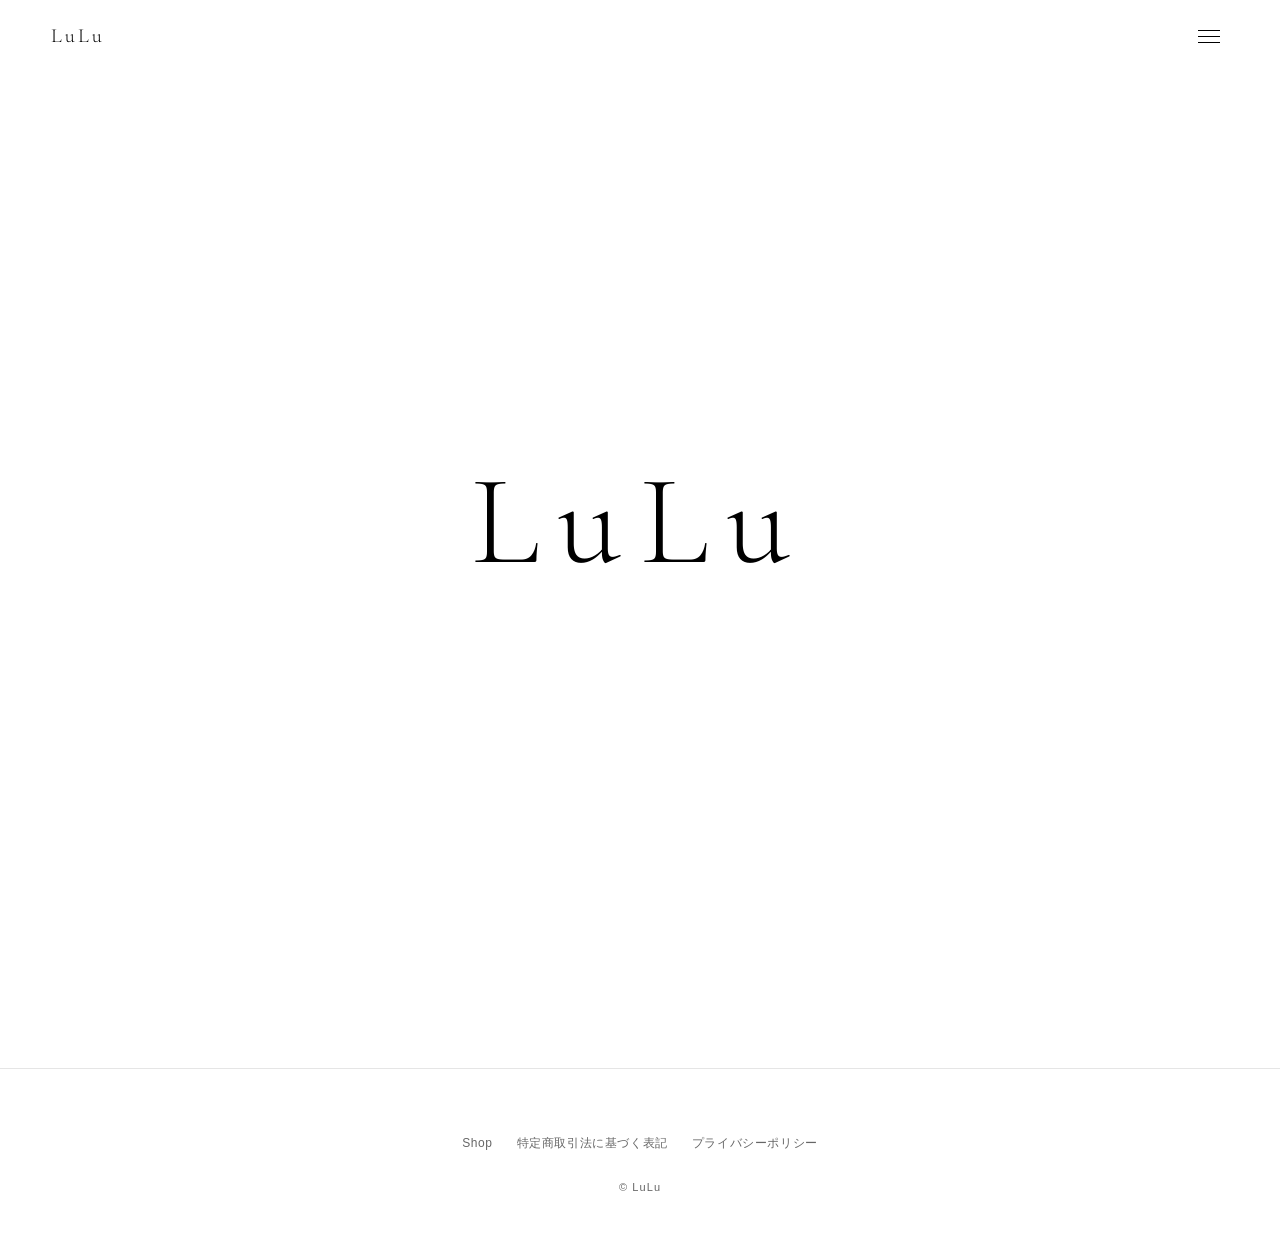
<file: index.html>
<!doctype html>
<meta charset="utf-8">
<title>LuLu</title>
<meta name="viewport" content="width=device-width, initial-scale=1">
<meta name="description" content="LuLu — 一点ずつの、きれいなもの。オーナーが着てきた衣類のオンラインストア。">
<link rel="preconnect" href="https://fonts.googleapis.com">
<link rel="preconnect" href="https://fonts.gstatic.com" crossorigin>
<link rel="stylesheet" href="https://fonts.googleapis.com/css2?family=Cormorant+Garamond:wght@300;400&family=Noto+Serif+JP:wght@300;400&display=swap">
<link rel="stylesheet" href="./assets/css/style.css?v=17">

<script>window.SITE_ROOT = './';</script>

<!-- オープニングオーバーレイ（本文は下に維持） -->
<div class="intro-overlay" id="intro-overlay" aria-hidden="true">
  <span class="intro-overlay__logo">LuLu</span>
</div>

<header class="site-header">
  <div class="frame site-header__inner">
    <a href="./index.html" class="site-header__logo" data-lulu-logo="header" aria-label="LuLu ホーム"></a>
    <button class="menu-toggle" id="menu-toggle" type="button" aria-label="メニューを開く" aria-expanded="false" aria-controls="menu">
      <span aria-hidden="true"></span>
      <span aria-hidden="true"></span>
      <span aria-hidden="true"></span>
    </button>
  </div>
</header>

<main>
  <!-- ①②③ スライドスタック（Miu Miu 型：次スライドが下から100%スライドイン） -->
  <div class="slide-stack" id="slide-stack" data-active="0" aria-label="トップスライド">
    <section class="slide slide--hero hero frame" aria-label="LuLu">
      <div data-lulu-logo="hero" aria-hidden="true"></div>
      <h1 class="sr-only">LuLu — きれいなもののオンラインストア</h1>
    </section>

    <section class="slide slide--visual visual" aria-label="ビジュアル">
      <div class="visual__frame">
        <img src="./assets/images/visual-1.svg" alt="" loading="lazy">
      </div>
    </section>

    <section class="slide slide--new">
      <div class="slide__scroll frame">
        <h2 class="section-title section-title--eyebrow">新着</h2>
        <ul class="product-grid product-grid--four" id="new-grid" aria-live="polite"></ul>

        <div class="slide__tail center">
          <p style="margin-bottom: 2.5rem;">
            <a href="./products/index.html" class="link-button link-button--wide">すべての商品を見る</a>
          </p>
          <p class="section-note">全商品、クリーニング済みでお届けします。</p>
        </div>
      </div>
    </section>
  </div>
</main>

<footer class="site-footer">
  <div class="frame site-footer__inner">
    <nav class="site-footer__nav" aria-label="フッターメニュー">
      <a href="./products/index.html">Shop</a>
      <a href="./legal/tokushoho.html">特定商取引法に基づく表記</a>
      <a href="./legal/privacy.html">プライバシーポリシー</a>
    </nav>
    <p class="site-footer__copy">© LuLu</p>
  </div>
</footer>

<!-- ハンバーガーメニュー本体 -->
<div class="menu" id="menu" hidden aria-hidden="true">
  <nav class="menu__nav" aria-label="メインメニュー">
    <ul class="menu__list menu__list--cats" id="menu-cats">
      <li><a class="menu__link" href="./products/index.html">All</a></li>
    </ul>
    <hr class="menu__divider">
    <ul class="menu__list menu__list--legal">
      <li><a class="menu__link" href="./legal/tokushoho.html">特定商取引法に基づく表記</a></li>
      <li><a class="menu__link" href="./legal/privacy.html">プライバシーポリシー</a></li>
    </ul>
  </nav>
</div>

<script src="./assets/js/logo.js?v=17"></script>
<script src="./assets/js/intro.js?v=17"></script>
<script src="./assets/js/slides.js?v=17"></script>
<script src="./assets/js/shared.js?v=17"></script>
<script src="./assets/js/menu.js?v=17"></script>
<script>
  (async function () {
    const grid = document.getElementById('new-grid');
    if (!grid) return;
    try {
      const products = await LuLu.loadProducts();
      const items = products.slice(0, 4);
      grid.innerHTML = items.map(function (p) {
        const soldClass = p.sold ? ' product-card--sold' : '';
        const soldBadge = p.sold ? '<span class="product-card__sold-badge"><span>Sold</span></span>' : '';
        const sizeTag = p.size ? '<span class="product-card__size">' + p.size + '</span>' : '';
        const img = LuLu.assetPath(p.images[0] || '');
        return (
          '<li>' +
          '<a class="product-card' + soldClass + '" href="./products/detail.html?id=' + encodeURIComponent(p.id) + '">' +
            '<div class="product-card__media">' +
              '<img src="' + img + '" alt="' + p.name + '" loading="lazy">' +
              soldBadge +
            '</div>' +
            '<div class="product-card__body">' +
              '<h3 class="product-card__name">' + p.name + sizeTag + '</h3>' +
              '<p class="product-card__price">' + LuLu.formatPrice(p.price) + '</p>' +
            '</div>' +
          '</a>' +
          '</li>'
        );
      }).join('');
    } catch (e) {
      grid.innerHTML = '<li>' + e.message + '</li>';
    }
  })();
</script>
</file>
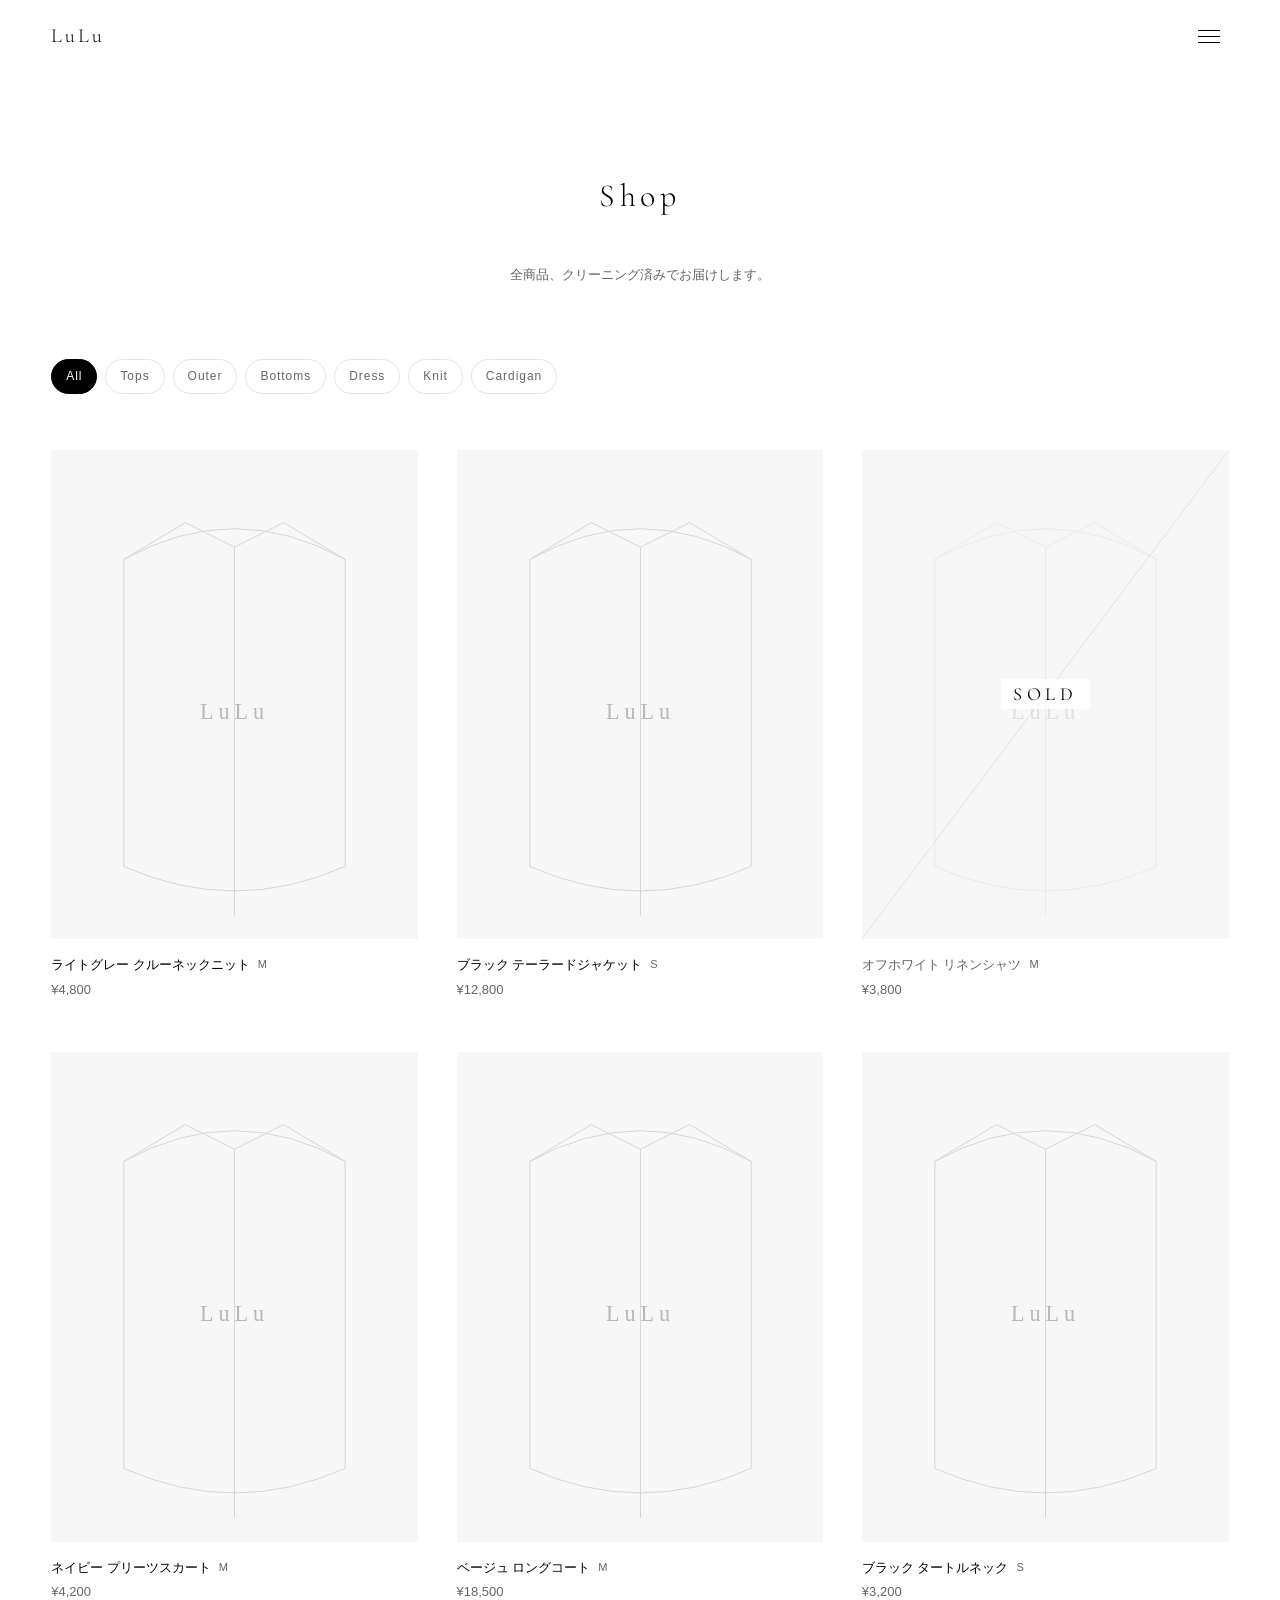
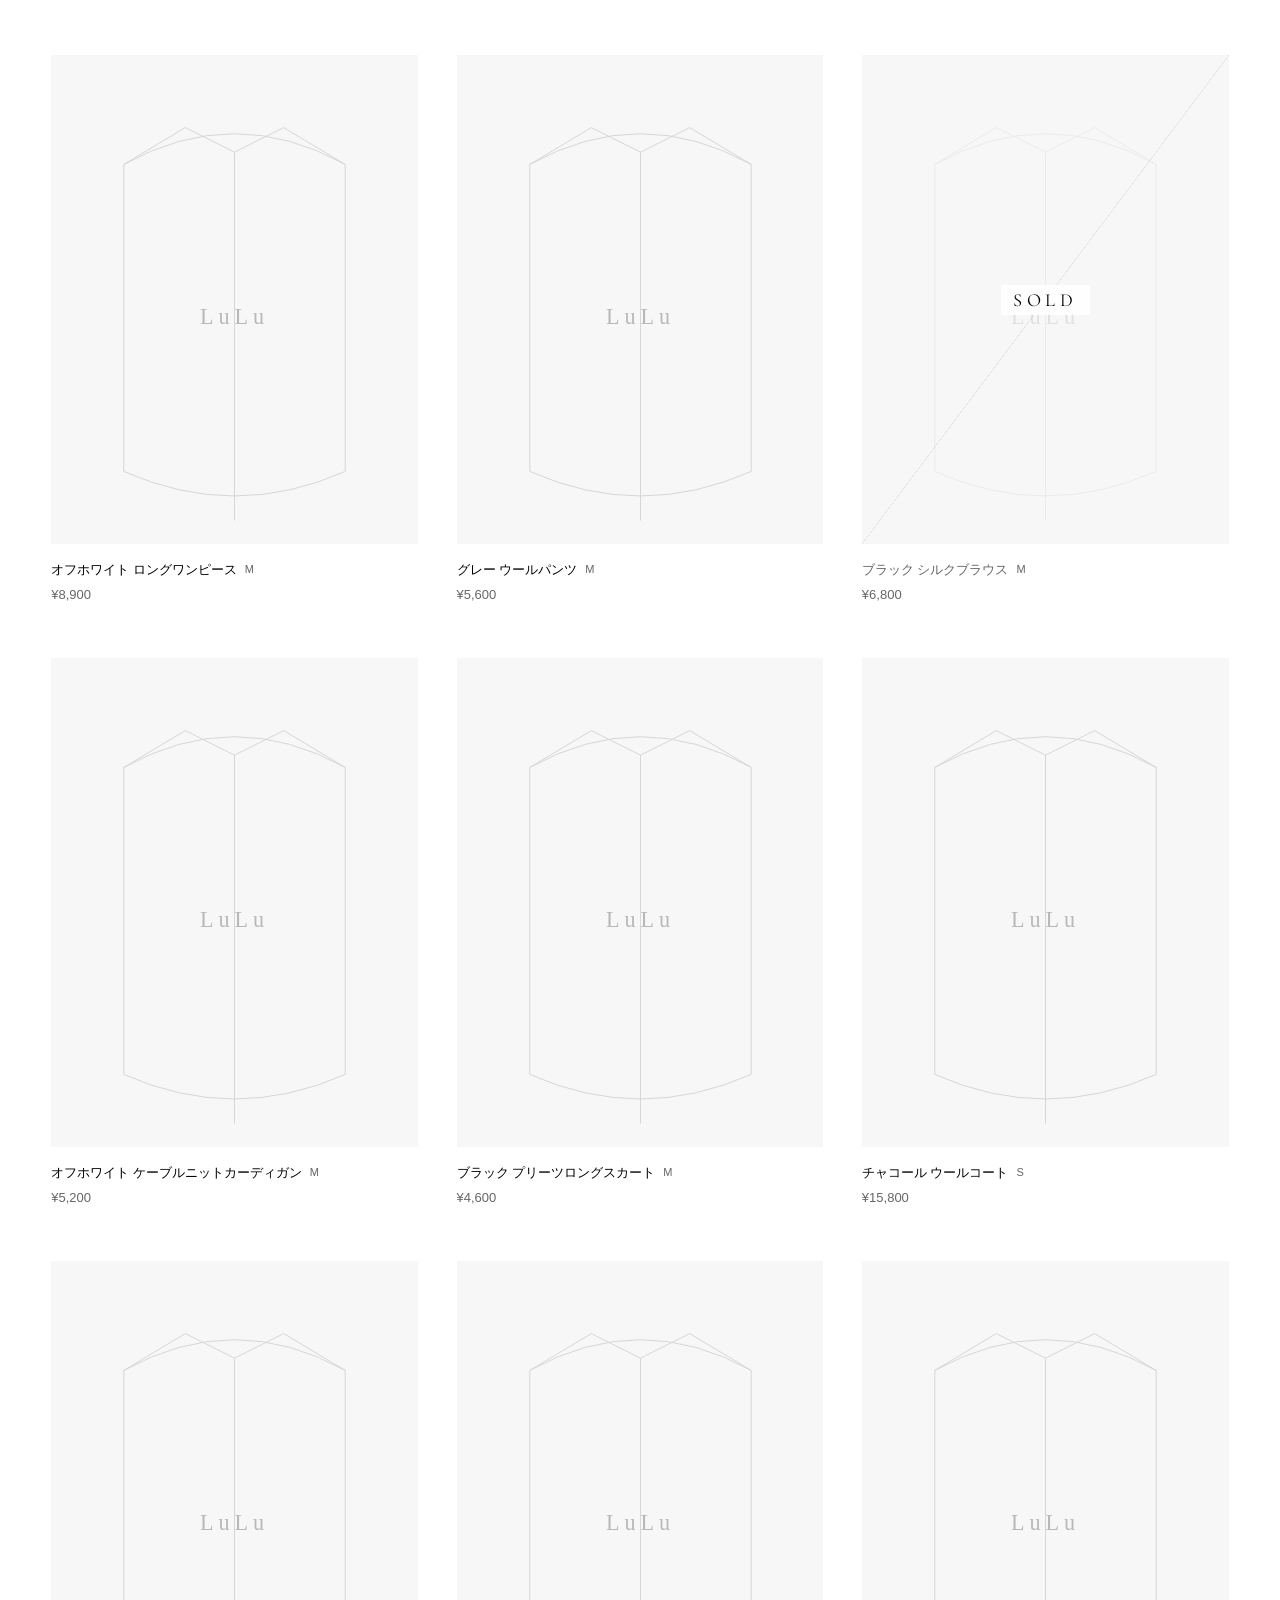
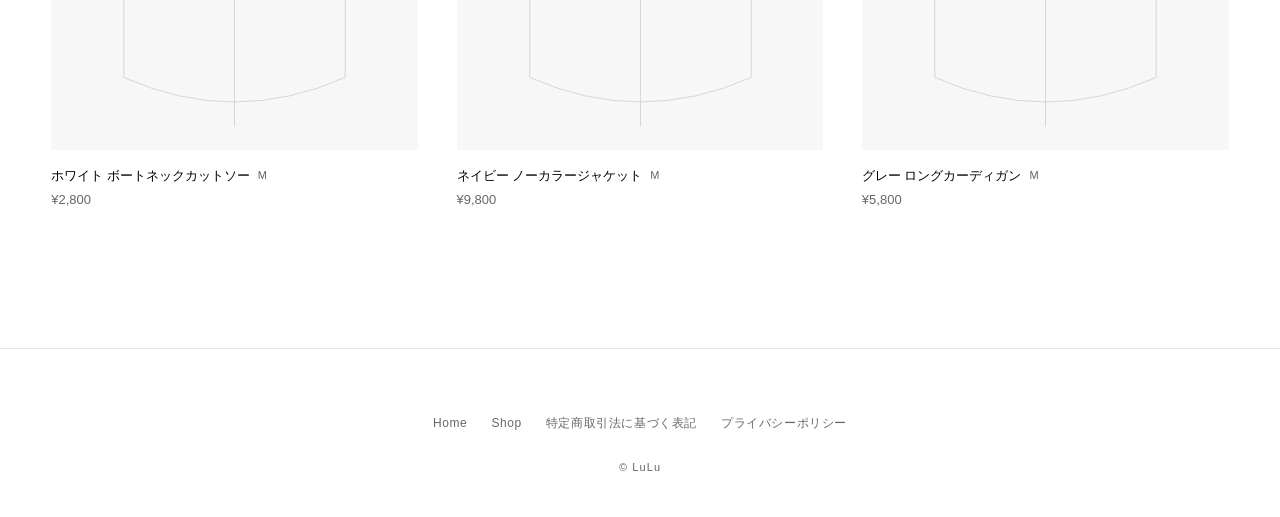
<file: products/index.html>
<!doctype html>
<meta charset="utf-8">
<title>Shop — LuLu</title>
<meta name="viewport" content="width=device-width, initial-scale=1">
<meta name="description" content="LuLu の商品一覧。すべて一点ずつ、オーナーが着ていた衣類です。">
<link rel="preconnect" href="https://fonts.googleapis.com">
<link rel="preconnect" href="https://fonts.gstatic.com" crossorigin>
<link rel="stylesheet" href="https://fonts.googleapis.com/css2?family=Cormorant+Garamond:wght@300;400&family=Noto+Serif+JP:wght@300;400&display=swap">
<link rel="stylesheet" href="../assets/css/style.css?v=17">

<script>window.SITE_ROOT = '../';</script>

<header class="site-header">
  <div class="frame site-header__inner">
    <a href="../index.html" class="site-header__logo" data-lulu-logo="header" aria-label="LuLu ホーム"></a>
    <button class="menu-toggle" id="menu-toggle" type="button" aria-label="メニューを開く" aria-expanded="false" aria-controls="menu">
      <span aria-hidden="true"></span>
      <span aria-hidden="true"></span>
      <span aria-hidden="true"></span>
    </button>
  </div>
</header>

<main>
  <section class="section frame">
    <h1 class="section-title" id="shop-title">Shop</h1>
    <p class="section-note" id="shop-note">全商品、クリーニング済みでお届けします。</p>
  </section>

  <nav class="filter-chips frame" id="filter-chips" aria-label="カテゴリで絞り込み"></nav>

  <section class="section section--tight frame">
    <ul class="product-grid product-grid--wide" id="all-grid" aria-live="polite" hidden></ul>
    <div class="empty-state" id="empty-state" hidden>準備中です。</div>
  </section>
</main>

<footer class="site-footer">
  <div class="frame site-footer__inner">
    <nav class="site-footer__nav" aria-label="フッターメニュー">
      <a href="../index.html">Home</a>
      <a href="./index.html">Shop</a>
      <a href="../legal/tokushoho.html">特定商取引法に基づく表記</a>
      <a href="../legal/privacy.html">プライバシーポリシー</a>
    </nav>
    <p class="site-footer__copy">© LuLu</p>
  </div>
</footer>

<!-- ハンバーガーメニュー本体 -->
<div class="menu" id="menu" hidden aria-hidden="true">
  <nav class="menu__nav" aria-label="メインメニュー">
    <ul class="menu__list menu__list--cats" id="menu-cats">
      <li><a class="menu__link" href="./index.html">All</a></li>
    </ul>
    <hr class="menu__divider">
    <ul class="menu__list menu__list--legal">
      <li><a class="menu__link" href="../legal/tokushoho.html">特定商取引法に基づく表記</a></li>
      <li><a class="menu__link" href="../legal/privacy.html">プライバシーポリシー</a></li>
    </ul>
  </nav>
</div>

<script src="../assets/js/logo.js?v=17"></script>
<script src="../assets/js/shared.js?v=17"></script>
<script src="../assets/js/menu.js?v=17"></script>
<script>
  (async function () {
    const grid = document.getElementById('all-grid');
    const empty = document.getElementById('empty-state');
    const titleEl = document.getElementById('shop-title');
    const noteEl = document.getElementById('shop-note');
    if (!grid) return;

    const params = new URLSearchParams(location.search);
    const category = params.get('category');

    try {
      const products = await LuLu.loadProducts();

      // カテゴリ絞り込みチップを描画
      renderFilterChips(products, category);

      let filtered = products;
      if (category) {
        filtered = products.filter(function (p) { return p.category === category; });
        // 見出しをカテゴリ英名に切替（存在するもののみ・未定義は key をそのまま）
        const en = LuLu.categoryEnLabels[category] || category;
        titleEl.textContent = en;
        document.title = en + ' — LuLu';
      }

      if (!filtered.length) {
        grid.hidden = true;
        empty.hidden = false;
        // 空カテゴリ時は注記も控えめに
        if (noteEl) noteEl.textContent = '該当の商品はまだありません。';
        return;
      }

      grid.hidden = false;
      empty.hidden = true;
      grid.innerHTML = filtered.map(function (p) {
        const soldClass = p.sold ? ' product-card--sold' : '';
        const soldBadge = p.sold ? '<span class="product-card__sold-badge"><span>Sold</span></span>' : '';
        const sizeTag = p.size ? '<span class="product-card__size">' + p.size + '</span>' : '';
        const img = LuLu.assetPath(p.images[0] || '');
        return (
          '<li>' +
          '<a class="product-card' + soldClass + '" href="./detail.html?id=' + encodeURIComponent(p.id) + '">' +
            '<div class="product-card__media">' +
              '<img src="' + img + '" alt="' + p.name + '" loading="lazy">' +
              soldBadge +
            '</div>' +
            '<div class="product-card__body">' +
              '<h3 class="product-card__name">' + p.name + sizeTag + '</h3>' +
              '<p class="product-card__price">' + LuLu.formatPrice(p.price) + '</p>' +
            '</div>' +
          '</a>' +
          '</li>'
        );
      }).join('');
    } catch (e) {
      grid.hidden = false;
      grid.innerHTML = '<li>' + e.message + '</li>';
    }
  })();

  function renderFilterChips(products, activeKey) {
    const wrap = document.getElementById('filter-chips');
    if (!wrap) return;
    const cats = LuLu.nonEmptyCategories(products);
    if (!cats.length) { wrap.hidden = true; return; }
    const items = [{ key: '', en: 'All' }].concat(cats);
    wrap.innerHTML = items.map(function (c) {
      const isActive = (c.key === '' && !activeKey) || (c.key === activeKey);
      const href = c.key ? './index.html?category=' + encodeURIComponent(c.key) : './index.html';
      return (
        '<a class="filter-chip' + (isActive ? ' filter-chip--active' : '') + '"' +
        (isActive ? ' aria-current="page"' : '') +
        ' href="' + href + '">' + c.en + '</a>'
      );
    }).join('');
  }
</script>
</file>
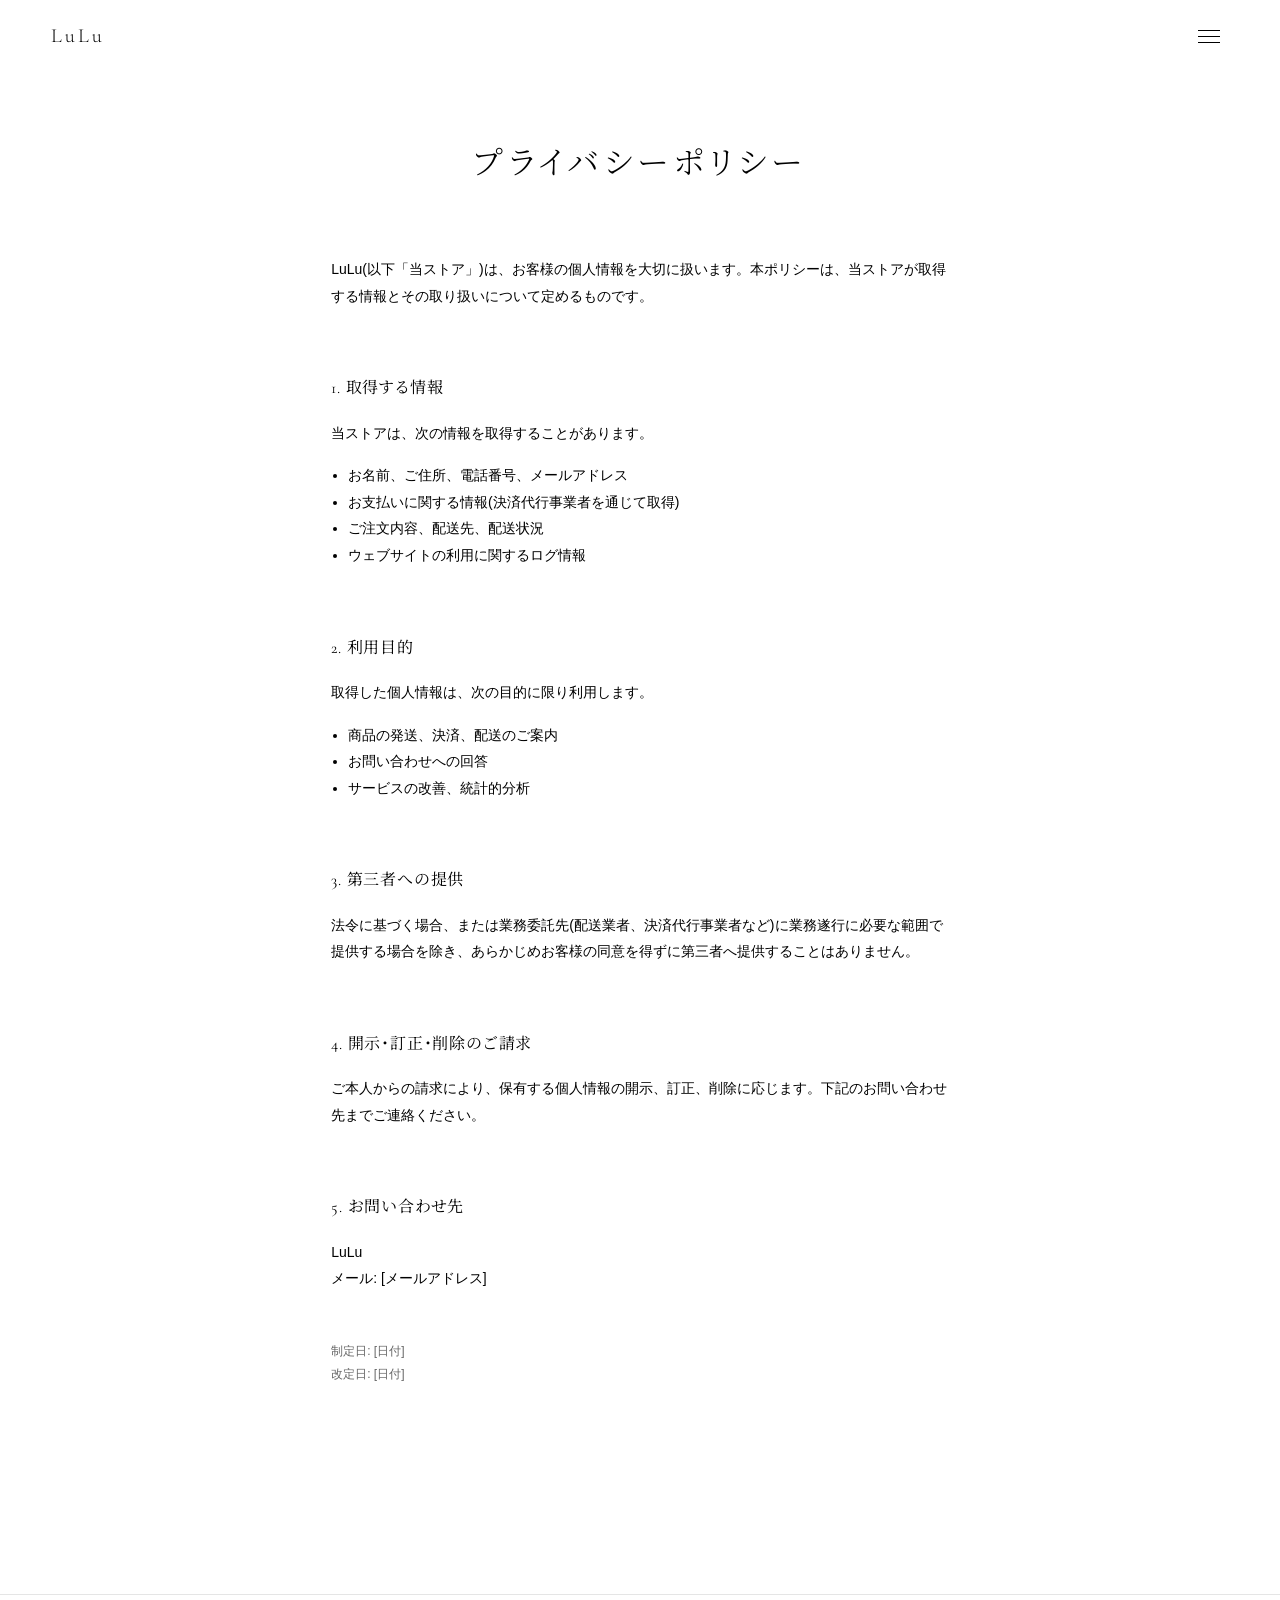
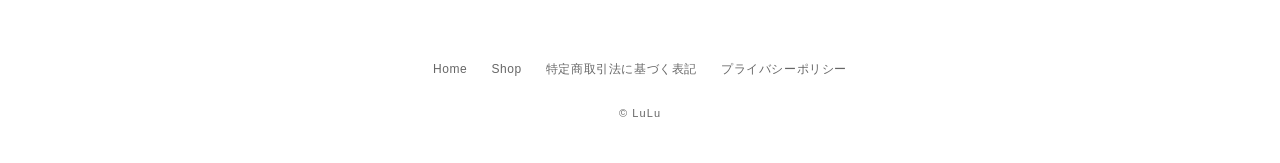
<file: legal/privacy.html>
<!doctype html>
<meta charset="utf-8">
<title>プライバシーポリシー — LuLu</title>
<meta name="viewport" content="width=device-width, initial-scale=1">
<link rel="preconnect" href="https://fonts.googleapis.com">
<link rel="preconnect" href="https://fonts.gstatic.com" crossorigin>
<link rel="stylesheet" href="https://fonts.googleapis.com/css2?family=Cormorant+Garamond:wght@300;400&family=Noto+Serif+JP:wght@300;400&display=swap">
<link rel="stylesheet" href="../assets/css/style.css?v=17">

<script>window.SITE_ROOT = '../';</script>

<header class="site-header">
  <div class="frame site-header__inner">
    <a href="../index.html" class="site-header__logo" data-lulu-logo="header" aria-label="LuLu ホーム"></a>
    <button class="menu-toggle" id="menu-toggle" type="button" aria-label="メニューを開く" aria-expanded="false" aria-controls="menu">
      <span aria-hidden="true"></span>
      <span aria-hidden="true"></span>
      <span aria-hidden="true"></span>
    </button>
  </div>
</header>

<main class="frame legal-page">
  <h1 class="legal-page__title">プライバシーポリシー</h1>

  <div class="legal-body">
    <p>
      LuLu(以下「当ストア」)は、お客様の個人情報を大切に扱います。本ポリシーは、当ストアが取得する情報とその取り扱いについて定めるものです。
    </p>

    <h2>1. 取得する情報</h2>
    <p>当ストアは、次の情報を取得することがあります。</p>
    <ul>
      <li>お名前、ご住所、電話番号、メールアドレス</li>
      <li>お支払いに関する情報(決済代行事業者を通じて取得)</li>
      <li>ご注文内容、配送先、配送状況</li>
      <li>ウェブサイトの利用に関するログ情報</li>
    </ul>

    <h2>2. 利用目的</h2>
    <p>取得した個人情報は、次の目的に限り利用します。</p>
    <ul>
      <li>商品の発送、決済、配送のご案内</li>
      <li>お問い合わせへの回答</li>
      <li>サービスの改善、統計的分析</li>
    </ul>

    <h2>3. 第三者への提供</h2>
    <p>
      法令に基づく場合、または業務委託先(配送業者、決済代行事業者など)に業務遂行に必要な範囲で提供する場合を除き、あらかじめお客様の同意を得ずに第三者へ提供することはありません。
    </p>

    <h2>4. 開示・訂正・削除のご請求</h2>
    <p>
      ご本人からの請求により、保有する個人情報の開示、訂正、削除に応じます。下記のお問い合わせ先までご連絡ください。
    </p>

    <h2>5. お問い合わせ先</h2>
    <p>
      LuLu<br>
      メール: [メールアドレス]
    </p>

    <p style="margin-top: 3rem; color: var(--c-text-sub); font-size: 12px;">
      制定日: [日付]<br>
      改定日: [日付]
    </p>
  </div>
</main>

<footer class="site-footer">
  <div class="frame site-footer__inner">
    <nav class="site-footer__nav" aria-label="フッターメニュー">
      <a href="../index.html">Home</a>
      <a href="../products/index.html">Shop</a>
      <a href="./tokushoho.html">特定商取引法に基づく表記</a>
      <a href="./privacy.html">プライバシーポリシー</a>
    </nav>
    <p class="site-footer__copy">© LuLu</p>
  </div>
</footer>

<!-- ハンバーガーメニュー本体 -->
<div class="menu" id="menu" hidden aria-hidden="true">
  <nav class="menu__nav" aria-label="メインメニュー">
    <ul class="menu__list menu__list--cats" id="menu-cats">
      <li><a class="menu__link" href="../products/index.html">All</a></li>
    </ul>
    <hr class="menu__divider">
    <ul class="menu__list menu__list--legal">
      <li><a class="menu__link" href="./tokushoho.html">特定商取引法に基づく表記</a></li>
      <li><a class="menu__link" href="./privacy.html">プライバシーポリシー</a></li>
    </ul>
  </nav>
</div>

<script src="../assets/js/logo.js?v=17"></script>
<script src="../assets/js/shared.js?v=17"></script>
<script src="../assets/js/menu.js?v=17"></script>
</file>
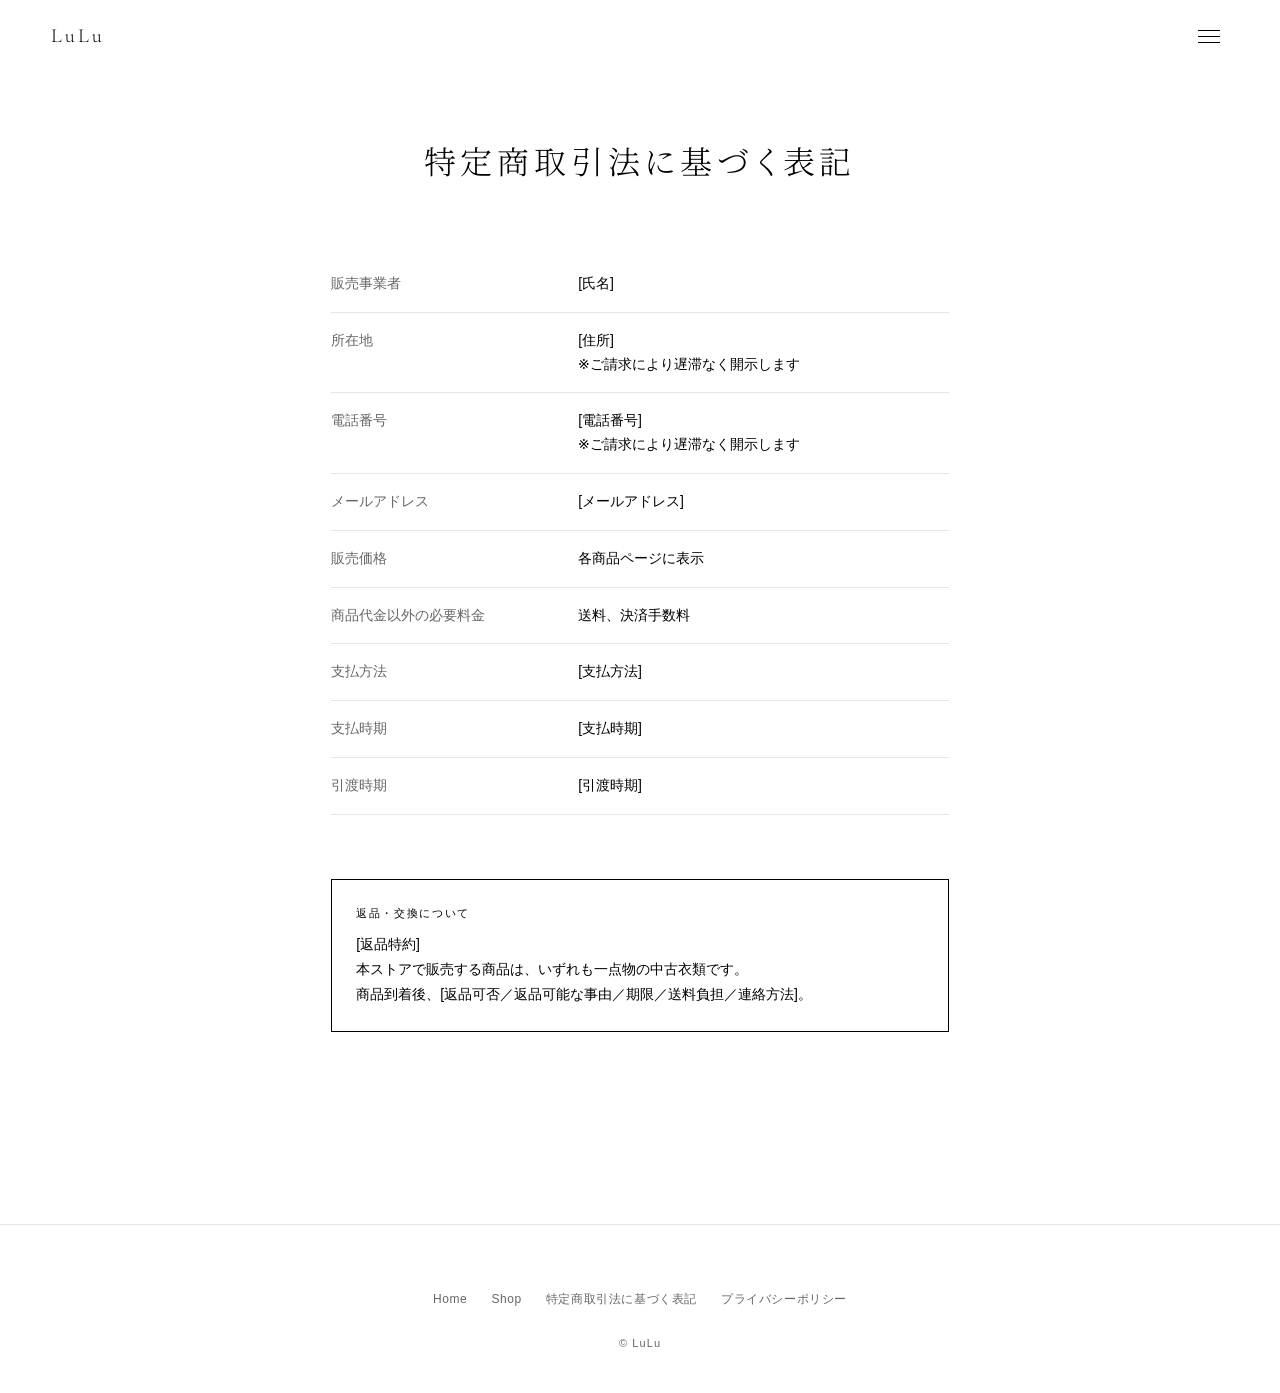
<file: legal/tokushoho.html>
<!doctype html>
<meta charset="utf-8">
<title>特定商取引法に基づく表記 — LuLu</title>
<meta name="viewport" content="width=device-width, initial-scale=1">
<link rel="preconnect" href="https://fonts.googleapis.com">
<link rel="preconnect" href="https://fonts.gstatic.com" crossorigin>
<link rel="stylesheet" href="https://fonts.googleapis.com/css2?family=Cormorant+Garamond:wght@300;400&family=Noto+Serif+JP:wght@300;400&display=swap">
<link rel="stylesheet" href="../assets/css/style.css?v=17">

<script>window.SITE_ROOT = '../';</script>

<header class="site-header">
  <div class="frame site-header__inner">
    <a href="../index.html" class="site-header__logo" data-lulu-logo="header" aria-label="LuLu ホーム"></a>
    <button class="menu-toggle" id="menu-toggle" type="button" aria-label="メニューを開く" aria-expanded="false" aria-controls="menu">
      <span aria-hidden="true"></span>
      <span aria-hidden="true"></span>
      <span aria-hidden="true"></span>
    </button>
  </div>
</header>

<main class="frame legal-page">
  <h1 class="legal-page__title">特定商取引法に基づく表記</h1>

  <table class="legal-table">
    <tbody>
      <tr>
        <th scope="row">販売事業者</th>
        <td>[氏名]</td>
      </tr>
      <tr>
        <th scope="row">所在地</th>
        <td>[住所]<br>※ご請求により遅滞なく開示します</td>
      </tr>
      <tr>
        <th scope="row">電話番号</th>
        <td>[電話番号]<br>※ご請求により遅滞なく開示します</td>
      </tr>
      <tr>
        <th scope="row">メールアドレス</th>
        <td>[メールアドレス]</td>
      </tr>
      <tr>
        <th scope="row">販売価格</th>
        <td>各商品ページに表示</td>
      </tr>
      <tr>
        <th scope="row">商品代金以外の必要料金</th>
        <td>送料、決済手数料</td>
      </tr>
      <tr>
        <th scope="row">支払方法</th>
        <td>[支払方法]</td>
      </tr>
      <tr>
        <th scope="row">支払時期</th>
        <td>[支払時期]</td>
      </tr>
      <tr>
        <th scope="row">引渡時期</th>
        <td>[引渡時期]</td>
      </tr>
    </tbody>
  </table>

  <!-- 返品特約：目立たせる（特商法15条の3対策） -->
  <section class="return-policy" aria-labelledby="return-policy-title">
    <span class="return-policy__label" id="return-policy-title">返品・交換について</span>
    <p style="margin:0;">
      [返品特約]<br>
      本ストアで販売する商品は、いずれも一点物の中古衣類です。<br>
      商品到着後、[返品可否／返品可能な事由／期限／送料負担／連絡方法]。
    </p>
  </section>
</main>

<footer class="site-footer">
  <div class="frame site-footer__inner">
    <nav class="site-footer__nav" aria-label="フッターメニュー">
      <a href="../index.html">Home</a>
      <a href="../products/index.html">Shop</a>
      <a href="./tokushoho.html">特定商取引法に基づく表記</a>
      <a href="./privacy.html">プライバシーポリシー</a>
    </nav>
    <p class="site-footer__copy">© LuLu</p>
  </div>
</footer>

<!-- ハンバーガーメニュー本体 -->
<div class="menu" id="menu" hidden aria-hidden="true">
  <nav class="menu__nav" aria-label="メインメニュー">
    <ul class="menu__list menu__list--cats" id="menu-cats">
      <li><a class="menu__link" href="../products/index.html">All</a></li>
    </ul>
    <hr class="menu__divider">
    <ul class="menu__list menu__list--legal">
      <li><a class="menu__link" href="./tokushoho.html">特定商取引法に基づく表記</a></li>
      <li><a class="menu__link" href="./privacy.html">プライバシーポリシー</a></li>
    </ul>
  </nav>
</div>

<script src="../assets/js/logo.js?v=17"></script>
<script src="../assets/js/shared.js?v=17"></script>
<script src="../assets/js/menu.js?v=17"></script>
</file>
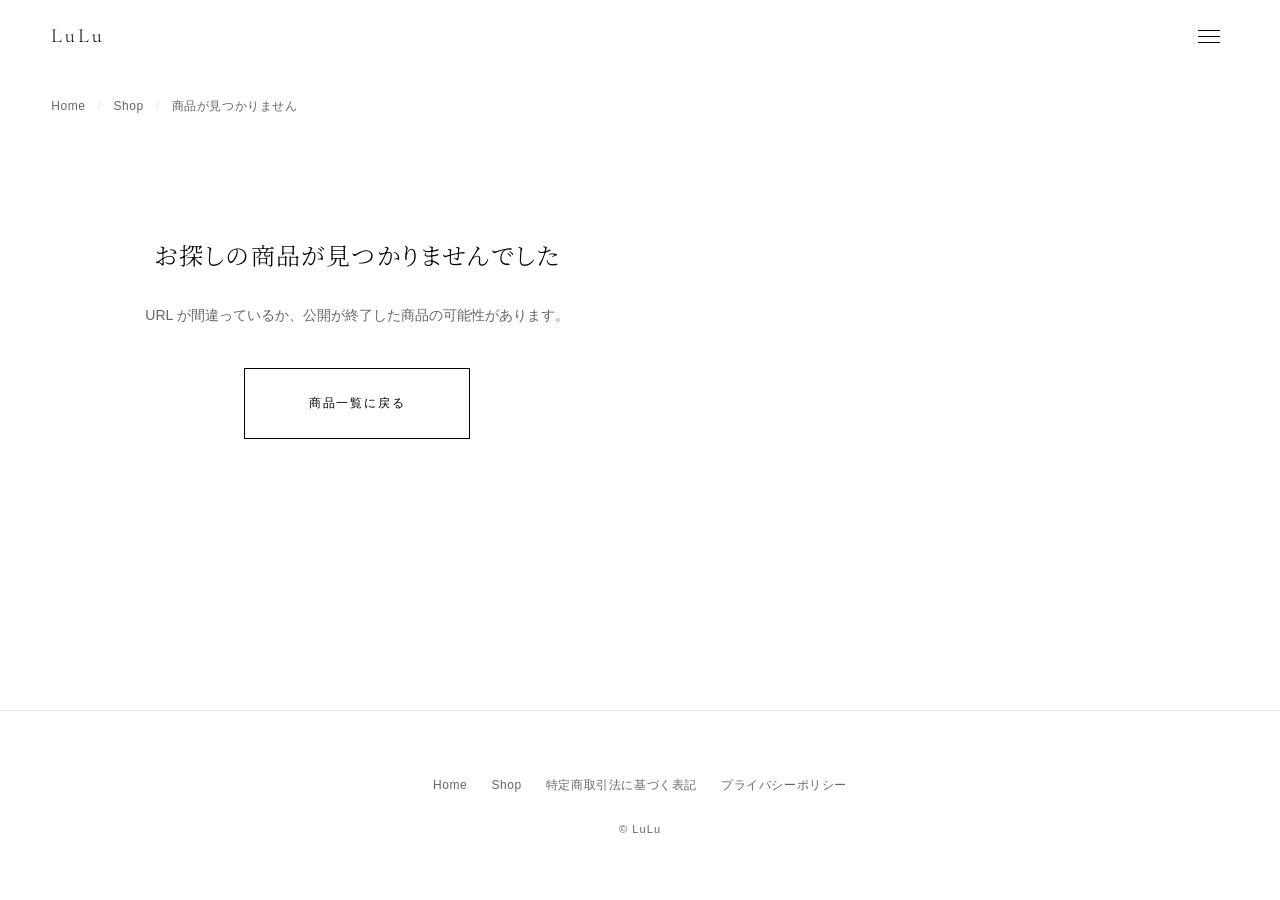
<file: products/detail.html>
<!doctype html>
<meta charset="utf-8">
<title>商品詳細 — LuLu</title>
<meta name="viewport" content="width=device-width, initial-scale=1">
<link rel="preconnect" href="https://fonts.googleapis.com">
<link rel="preconnect" href="https://fonts.gstatic.com" crossorigin>
<link rel="stylesheet" href="https://fonts.googleapis.com/css2?family=Cormorant+Garamond:wght@300;400&family=Noto+Serif+JP:wght@300;400&display=swap">
<link rel="stylesheet" href="../assets/css/style.css?v=17">

<script>window.SITE_ROOT = '../';</script>

<header class="site-header">
  <div class="frame site-header__inner">
    <a href="../index.html" class="site-header__logo" data-lulu-logo="header" aria-label="LuLu ホーム"></a>
    <button class="menu-toggle" id="menu-toggle" type="button" aria-label="メニューを開く" aria-expanded="false" aria-controls="menu">
      <span aria-hidden="true"></span><span aria-hidden="true"></span><span aria-hidden="true"></span>
    </button>
  </div>
</header>

<main class="frame detail-page">
  <nav class="crumbs" aria-label="パンくずリスト">
    <a href="../index.html">Home</a>
    <span class="crumbs__sep">/</span>
    <a href="./index.html">Shop</a>
    <span class="crumbs__sep">/</span>
    <span id="crumb-name" aria-current="page">—</span>
  </nav>

  <article class="product-detail" id="detail-root" aria-live="polite">
    <div class="detail-photo-slot" id="photo-slot">
      <div class="product-media" id="media"></div>
    </div>
    <div class="product-info" id="info"></div>
  </article>
</main>

<footer class="site-footer">
  <div class="frame site-footer__inner">
    <nav class="site-footer__nav" aria-label="フッターメニュー">
      <a href="../index.html">Home</a>
      <a href="./index.html">Shop</a>
      <a href="../legal/tokushoho.html">特定商取引法に基づく表記</a>
      <a href="../legal/privacy.html">プライバシーポリシー</a>
    </nav>
    <p class="site-footer__copy">© LuLu</p>
  </div>
</footer>

<div class="menu" id="menu" hidden aria-hidden="true">
  <nav class="menu__nav" aria-label="メインメニュー">
    <ul class="menu__list menu__list--cats" id="menu-cats">
      <li><a class="menu__link" href="./index.html">All</a></li>
    </ul>
    <hr class="menu__divider">
    <ul class="menu__list menu__list--legal">
      <li><a class="menu__link" href="../legal/tokushoho.html">特定商取引法に基づく表記</a></li>
      <li><a class="menu__link" href="../legal/privacy.html">プライバシーポリシー</a></li>
    </ul>
  </nav>
</div>

<script src="../assets/js/logo.js?v=17"></script>
<script src="../assets/js/shared.js?v=17"></script>
<script src="../assets/js/menu.js?v=17"></script>
<script src="../assets/js/detail-common.js?v=17"></script>
<script>
/* モバイル：写真エリアを過ぎたら右下に「写真 N」FABを表示。
   写真自体は sticky にせず、通常フローで自然にスクロールで消える（動きゼロ）。 */
(function () {
  const mql = window.matchMedia('(max-width: 899px)');
  const slot = document.getElementById('photo-slot');

  function setupFab(images) {
    if (!images || images.length < 2) return; // 1枚しかない時はFAB不要
    const fab = document.createElement('button');
    fab.type = 'button';
    fab.className = 'detail-photo-fab';
    fab.setAttribute('aria-label', '写真 ' + images.length + ' 枚を一覧表示');
    fab.innerHTML =
      '<svg viewBox="0 0 24 24" aria-hidden="true">' +
        '<rect x="3" y="5.5" width="18" height="13" rx="1.5"/>' +
        '<circle cx="9" cy="10.5" r="1.5"/>' +
        '<path d="M3.5 17 L9 12 L14 16 L20.5 10.5"/>' +
      '</svg>' +
      '<span>写真 ' + images.length + '</span>';
    document.body.appendChild(fab);

    fab.addEventListener('click', function () {
      if (window.LuLuPhotoGrid) window.LuLuPhotoGrid.open();
    });

    function update() {
      // PC は非表示（PCは横並び固定情報カラムがある）
      if (!mql.matches) {
        fab.classList.remove('detail-photo-fab--visible');
        return;
      }
      // 写真スロットが画面から完全に上に抜けたら表示
      const rect = slot.getBoundingClientRect();
      const gone = rect.bottom < 40;
      fab.classList.toggle('detail-photo-fab--visible', gone);
    }
    let raf = 0;
    window.addEventListener('scroll', function () {
      if (!raf) raf = requestAnimationFrame(function () { raf = 0; update(); });
    }, { passive: true });
    window.addEventListener('resize', update);
    update();
  }

  LuLuDetail.init({ onReady: function (p, images) { setupFab(images); } });
})();
</script>
</file>
<file: assets/css/style.css>
/* ============================================
   LuLu — 私物衣類オンラインストア
   モノトーン・ギャラリー志向のスタイル
   ============================================ */

/* ---------- カスタムプロパティ ---------- */
:root {
  /* 配色（すべてモノトーン） */
  --c-bg: #FFFFFF;
  --c-text: #000000;
  --c-text-sub: #666666;
  --c-line: #E5E5E5;
  --c-photo-bg: #F7F7F7;

  /* タイポ */
  --ff-serif: "Cormorant Garamond", "Noto Serif JP", "Hiragino Mincho ProN", serif;
  --ff-sans: -apple-system, BlinkMacSystemFont, "Segoe UI", "Noto Sans JP", "Hiragino Kaku Gothic ProN", "Yu Gothic", sans-serif;
  --ls-heading: 0.15em;

  /* 余白スケール */
  --sp-1: 0.25rem;
  --sp-2: 0.5rem;
  --sp-3: 1rem;
  --sp-4: 1.5rem;
  --sp-5: 2.5rem;
  --sp-6: 4rem;
  --sp-7: 6rem;
  --sp-8: 9rem;

  /* サイトのフレーム */
  --site-max: 1440px;
  --site-pad: clamp(1.25rem, 4vw, 3.5rem);

  /* トランジション既定 */
  --dur-fast: 200ms;
  --dur-mid: 400ms;
  --dur-slow: 700ms;
  --ease: cubic-bezier(0.22, 0.61, 0.36, 1);
}

/* ---------- リセット / ベース ---------- */
*, *::before, *::after {
  box-sizing: border-box;
}

html {
  scroll-behavior: smooth;
  -webkit-text-size-adjust: 100%;
}

body {
  margin: 0;
  background: var(--c-bg);
  color: var(--c-text);
  font-family: var(--ff-sans);
  font-size: 15px;
  line-height: 1.75;
  font-feature-settings: "palt";
  -webkit-font-smoothing: antialiased;
  -moz-osx-font-smoothing: grayscale;
}

img {
  max-width: 100%;
  height: auto;
  display: block;
}

a {
  color: var(--c-text);
  text-decoration: none;
}

a:hover {
  text-decoration: underline;
  text-underline-offset: 0.25em;
  text-decoration-thickness: 1px;
}

button {
  font-family: inherit;
  cursor: pointer;
}

/* キーボードフォーカス可視化 */
:focus-visible {
  outline: 1px solid var(--c-text);
  outline-offset: 3px;
}

/* 選択色もモノトーン */
::selection {
  background: var(--c-text);
  color: var(--c-bg);
}

/* ---------- サイトフレーム ---------- */
.frame {
  max-width: var(--site-max);
  margin-inline: auto;
  padding-inline: var(--site-pad);
}

/* ---------- ヘッダー ---------- */
.site-header {
  position: sticky;
  top: 0;
  z-index: 20;
  background: rgba(255, 255, 255, 0.88);
  backdrop-filter: saturate(1.2) blur(10px);
  -webkit-backdrop-filter: saturate(1.2) blur(10px);
  transition: box-shadow 0.3s var(--ease);
}

.site-header--scrolled {
  box-shadow: inset 0 -1px 0 rgba(0, 0, 0, 0.06);
}

.site-header__inner {
  display: flex;
  align-items: center;
  justify-content: space-between;
  gap: var(--sp-4);
  padding-block: var(--sp-3);
}

/* ロゴ枠：高さ固定・幅可変（後日画像差し替え対応） */
.site-header__logo {
  display: block;
  height: 32px;
  line-height: 32px;
  flex-shrink: 0;
}

.site-header__logo img {
  height: 100%;
  width: auto;
}

/* ---------- ハンバーガーボタン（右上常設） ---------- */
.menu-toggle {
  appearance: none;
  background: transparent;
  border: none;
  padding: 8px;
  margin: 0;
  width: 40px;
  height: 40px;
  display: inline-flex;
  flex-direction: column;
  justify-content: center;
  align-items: center;
  gap: 5px;
  cursor: pointer;
  color: var(--c-text);
  position: relative;
  z-index: 110;
}

.menu-toggle span {
  display: block;
  width: 22px;
  height: 1px;
  background: currentColor;
  transition: transform var(--dur-mid) var(--ease), opacity var(--dur-fast) var(--ease);
}

.menu-toggle--open span:nth-child(1) {
  transform: translateY(6px) rotate(45deg);
}
.menu-toggle--open span:nth-child(2) {
  opacity: 0;
}
.menu-toggle--open span:nth-child(3) {
  transform: translateY(-6px) rotate(-45deg);
}

/* ---------- ロゴ組み ---------- */
.logo {
  font-family: var(--ff-serif);
  font-weight: 300;
  letter-spacing: var(--ls-heading);
  color: var(--c-text);
}

.logo--header {
  font-size: 20px;
}

.logo--hero {
  font-size: clamp(3.5rem, 12vw, 8rem);
  line-height: 1;
}

/* ---------- スライドスタック（Miu Miu 型：次スライドが下から100%上へ） ---------- */
.slide-stack {
  position: relative;
  height: 100vh;
  overflow: hidden;
  isolation: isolate;
}

.slide {
  position: absolute;
  inset: 0;
  width: 100%;
  height: 100vh;
  background: var(--c-bg);
  transform: translateY(100%);
  transition: transform 0.55s cubic-bezier(0.86, 0, 0.07, 1);
  will-change: transform;
}

/* 積み順：後ろのスライドほど上にかぶさる（次が下から上へ入ってくる Miu Miu 型） */
.slide:nth-child(1) { z-index: 1; }
.slide:nth-child(2) { z-index: 2; }
.slide:nth-child(3) { z-index: 3; }
.slide:nth-child(4) { z-index: 4; }

/* JS が付ける .slide--in で「配置済み（translateY 0）」に切り替え */
.slide.slide--in { transform: translateY(0); }

/* JS 無効／reduced-motion 時：通常の縦積みへフォールバック */
.slide-stack--flat {
  height: auto;
  overflow: visible;
}
.slide-stack--flat .slide {
  position: static;
  height: auto;
  transform: none !important;
  transition: none !important;
}

@media (prefers-reduced-motion: reduce) {
  .slide-stack { height: auto; overflow: visible; }
  .slide {
    position: static;
    height: auto;
    transform: none !important;
    transition: none !important;
  }
}

/* ---------- ヒーロー ---------- */
.hero {
  min-height: 78vh;
  display: grid;
  place-items: center;
  padding-block: var(--sp-6);
}

/* スライド内では 100vh を満たす */
.slide.hero { min-height: 0; height: 100vh; }
.slide.visual { height: 100vh; }
.slide.visual .visual__frame {
  height: 100%;
  aspect-ratio: auto;
}

/* 新着スライド：透過（下の visual 画像を背景として残す）＋ 内部スクロール可能 */
.slide.slide--new {
  background: transparent;
  overflow-y: auto;
  -webkit-overflow-scrolling: touch;
}

.slide.slide--new .slide__scroll {
  padding-block: var(--sp-7) var(--sp-6);
  min-height: 100%;
  box-sizing: border-box;
}

.slide.slide--new .slide__tail {
  margin-top: var(--sp-7);
}

/* ---------- ビジュアルセクション（横幅いっぱい・雰囲気写真） ---------- */
.visual {
  width: 100%;
  overflow: hidden;
  background: var(--c-photo-bg);
  margin-block: 0;
}

.visual__frame {
  width: 100%;
  aspect-ratio: 16 / 9;
  overflow: hidden;
}

.visual__frame img {
  width: 100%;
  height: 100%;
  object-fit: cover;
  display: block;
}

/* 2枚並べる場合（addendum §1 §4：将来判断） */
.visual--pair {
  display: grid;
  grid-template-columns: 1fr;
  gap: 2px;
  background: var(--c-line);
}
@media (min-width: 720px) {
  .visual--pair {
    grid-template-columns: 1fr 1fr;
  }
  .visual--pair .visual__frame {
    aspect-ratio: 3 / 4;
  }
}

/* ---------- セクション見出し ---------- */
.section {
  padding-block: var(--sp-7);
}

.section--tight {
  padding-block: var(--sp-5);
}

.section-title {
  font-family: var(--ff-serif);
  font-weight: 300;
  font-size: clamp(1.5rem, 2.5vw, 2rem);
  letter-spacing: var(--ls-heading);
  margin: 0 0 var(--sp-5);
  text-align: center;
}

/* addendum §1③：新着セクションの見出し（日本語ラベル前提で本文色・可読サイズ） */
.section-title--eyebrow {
  font-size: 15px;
  letter-spacing: 0.25em;
  color: var(--c-text);
  margin-bottom: var(--sp-4);
}

.section-note {
  color: var(--c-text-sub);
  font-size: 13px;
  text-align: center;
  margin: 0;
}

/* ---------- 商品グリッド ---------- */
.product-grid {
  display: grid;
  grid-template-columns: repeat(2, 1fr);
  gap: clamp(1rem, 3vw, 2.5rem) clamp(1rem, 2.5vw, 2rem);
  list-style: none;
  padding: 0;
  margin: 0;
}

@media (min-width: 720px) {
  .product-grid {
    grid-template-columns: repeat(3, 1fr);
    gap: var(--sp-6) var(--sp-4);
  }
}

.product-grid--wide {
  gap: clamp(1.25rem, 4vw, 3.5rem) clamp(1rem, 3vw, 2.5rem);
}

/* addendum §1③：新着4点は 2〜4列 */
@media (min-width: 720px) {
  .product-grid--four {
    grid-template-columns: repeat(4, 1fr);
  }
}
@media (min-width: 900px) and (max-width: 1099px) {
  .product-grid--four {
    grid-template-columns: repeat(4, 1fr);
  }
}

/* カテゴリ絞り込みチップ（商品一覧の見出しと商品グリッドの間） */
.filter-chips {
  display: flex;
  gap: 8px;
  overflow-x: auto;
  scrollbar-width: none;
  padding-block: 0 var(--sp-3);
  margin-top: calc(-1 * var(--sp-4));
  -webkit-overflow-scrolling: touch;
}
.filter-chips::-webkit-scrollbar { display: none; }
.filter-chip {
  flex: 0 0 auto;
  display: inline-block;
  padding: 6px 14px;
  border: 1px solid var(--c-line);
  border-radius: 999px;
  font-size: 12px;
  letter-spacing: 0.08em;
  color: var(--c-text-sub);
  background: var(--c-bg);
  transition: color var(--dur-fast) var(--ease),
              background var(--dur-fast) var(--ease),
              border-color var(--dur-fast) var(--ease);
}
.filter-chip:hover {
  color: var(--c-text);
  border-color: var(--c-text);
  text-decoration: none;
}
.filter-chip--active {
  background: var(--c-text);
  color: var(--c-bg);
  border-color: var(--c-text);
}
.filter-chip--active:hover {
  color: var(--c-bg);
}

/* 空状態（カテゴリ0件時） */
.empty-state {
  text-align: center;
  padding-block: var(--sp-7);
  color: var(--c-text-sub);
  font-size: 14px;
}

/* 商品詳細：見つからなかった時 */
.detail-notfound {
  text-align: center;
  padding: var(--sp-6) var(--sp-3);
  max-width: 480px;
  margin: 0 auto;
}
.detail-notfound__title {
  font-family: var(--ff-serif);
  font-weight: 300;
  font-size: clamp(1.25rem, 3.5vw, 1.5rem);
  letter-spacing: 0.05em;
  margin: 0 0 var(--sp-4);
}
.detail-notfound__desc {
  color: var(--c-text-sub);
  font-size: 14px;
  line-height: 1.8;
  margin: 0 0 var(--sp-5);
}
.detail-notfound__desc small {
  font-size: 11px;
  opacity: 0.7;
}

/* 商品カード（枠線・影なし） */
.product-card {
  display: block;
  color: inherit;
  position: relative;
}

.product-card:hover {
  text-decoration: none;
}

.product-card__media {
  background: var(--c-photo-bg);
  aspect-ratio: 3 / 4;
  overflow: hidden;
  position: relative;
}

.product-card__media img {
  width: 100%;
  height: 100%;
  object-fit: cover;
  transition: transform 0.6s var(--ease);
  will-change: transform;
}

.product-card:hover .product-card__media img {
  transform: scale(1.035);
}

.product-card__body {
  padding-top: var(--sp-3);
}

.product-card__name {
  font-size: 13px;
  font-weight: 400;
  margin: 0;
  line-height: 1.5;
  /* 日本語商品名の折り返しを改善：
     keep-all で CJK 内改行を抑制し、スペース位置でのみ折り返す
     （例：「ライトグレー クルーネックニット」→ 単語間で改行） */
  word-break: keep-all;
  overflow-wrap: normal;
  line-break: strict;
  text-wrap: pretty;
}

.product-card__price {
  color: var(--c-text-sub);
  font-size: 13px;
  margin: var(--sp-1) 0 0;
}

/* 商品カード内のサイズラベル（一覧・新着共通） */
.product-card__size {
  display: inline-block;
  margin-left: var(--sp-2);
  font-size: 11px;
  letter-spacing: 0.1em;
  color: var(--c-text-sub);
  text-transform: uppercase;
  vertical-align: 1px;
}

/* Sold 表示：写真を薄く + Sold の視認性を上げる */
.product-card--sold .product-card__media {
  /* 薄い斜線オーバーレイを追加してひと目でわかるように */
  background:
    linear-gradient(to bottom right, transparent calc(50% - 0.5px), rgba(0,0,0,0.18) 50%, transparent calc(50% + 0.5px)),
    var(--c-photo-bg);
}
.product-card--sold .product-card__media img {
  opacity: 0.35;
}
.product-card--sold .product-card__name,
.product-card--sold .product-card__price {
  color: var(--c-text-sub);
}

.product-card__sold-badge {
  position: absolute;
  inset: 0;
  display: grid;
  place-items: center;
  font-family: var(--ff-serif);
  font-weight: 400;
  font-size: clamp(0.95rem, 2vw, 1.15rem);
  letter-spacing: 0.25em;
  color: var(--c-text);
  pointer-events: none;
  text-transform: uppercase;
}
.product-card__sold-badge::before {
  content: "";
  position: absolute;
  left: 20%;
  right: 20%;
  top: 50%;
  height: 1px;
  background: var(--c-text);
  opacity: 0.65;
  z-index: -1;
}
.product-card__sold-badge > span {
  background: rgba(255, 255, 255, 0.85);
  padding: 4px 12px;
  line-height: 1.2;
}

/* ---------- CTA / リンクボタン ---------- */
.link-button {
  display: inline-block;
  padding: var(--sp-3) var(--sp-5);
  font-size: 12px;
  letter-spacing: var(--ls-heading);
  text-transform: uppercase;
  color: var(--c-text);
  border-bottom: 1px solid var(--c-text);
  transition: opacity var(--dur-fast) var(--ease);
}

.link-button:hover {
  opacity: 0.55;
  text-decoration: none;
}

.link-button--wide {
  padding: var(--sp-4) var(--sp-6);
  border: 1px solid var(--c-text);
}

.link-button--wide:hover {
  background: var(--c-text);
  color: var(--c-bg);
  opacity: 1;
}

.center {
  text-align: center;
}

/* ---------- 注記 ---------- */
.notice {
  color: var(--c-text-sub);
  font-size: 12px;
  letter-spacing: 0.05em;
  text-align: center;
  padding-block: var(--sp-5);
  border-top: 1px solid var(--c-line);
  margin-top: var(--sp-6);
}

/* ---------- 商品詳細 ---------- */
.product-detail {
  display: grid;
  grid-template-columns: 1fr;
  gap: var(--sp-5);
  padding-block: var(--sp-5) var(--sp-7);
}

/* 入りの静けさ：写真と情報を軽くフェード＋わずかに上へ */
.detail-page .product-media {
  animation: detailIn 0.85s var(--ease) both;
}
.detail-page .product-info {
  animation: detailIn 0.85s var(--ease) 0.15s both;
}
@keyframes detailIn {
  from { opacity: 0; transform: translateY(8px); }
  to   { opacity: 1; transform: translateY(0); }
}
@media (prefers-reduced-motion: reduce) {
  .detail-page .product-media,
  .detail-page .product-info {
    animation: none;
  }
}

@media (min-width: 900px) {
  .product-detail {
    grid-template-columns: 1.15fr 1fr;
    gap: var(--sp-6);
  }
}

/* 写真：PCは縦積み、SPは横スワイプ */
.product-media {
  display: grid;
  gap: var(--sp-2);
}

@media (max-width: 899px) {
  .product-media {
    grid-auto-flow: column;
    grid-auto-columns: 82%;
    overflow-x: auto;
    scroll-snap-type: x mandatory;
    gap: var(--sp-2);
    padding-bottom: var(--sp-3);
    scrollbar-width: thin;
  }
  .product-media > * {
    scroll-snap-align: start;
  }
}

.product-media__frame {
  background: var(--c-photo-bg);
  aspect-ratio: 3 / 4;
  overflow: hidden;
  /* <button> でも使えるように */
  display: block;
  border: none;
  padding: 0;
  margin: 0;
  cursor: pointer;
  font: inherit;
  color: inherit;
  width: 100%;
}

.product-media__frame img {
  width: 100%;
  height: 100%;
  object-fit: cover;
}

/* 右カラム（PCではsticky） */
.product-info {
  align-self: start;
}

@media (min-width: 900px) {
  .product-info {
    position: sticky;
    top: calc(56px + var(--sp-4));
    padding-left: var(--sp-3);
  }
}

.product-info__name {
  font-family: var(--ff-serif);
  font-weight: 300;
  font-size: clamp(1.5rem, 2.2vw, 1.875rem);
  letter-spacing: 0.02em;
  margin: 0 0 var(--sp-3);
  line-height: 1.4;
  /* スペース位置で折り返し、カタカナ内で切れないように */
  word-break: keep-all;
  overflow-wrap: normal;
  text-wrap: balance;
}

.product-info__price {
  font-size: 15px;
  margin: 0 0 var(--sp-3);
  color: var(--c-text);
}

/* 「クリーニング済み」注記（価格の下、説明の上） */
.detail-clean-note {
  display: inline-block;
  font-size: 11px;
  letter-spacing: 0.1em;
  color: var(--c-text-sub);
  border: 1px solid var(--c-line);
  padding: 4px 10px;
  border-radius: 999px;
  margin: 0 0 var(--sp-4);
}

.product-info__desc {
  font-size: 14px;
  line-height: 1.9;
  white-space: pre-wrap;
  color: var(--c-text);
  margin: 0 0 var(--sp-5);
}

.product-info__sold {
  display: inline-block;
  font-family: var(--ff-serif);
  font-weight: 300;
  font-size: 18px;
  letter-spacing: var(--ls-heading);
  color: var(--c-text-sub);
  margin: 0 0 var(--sp-4);
}

/* メタ情報（カテゴリ / サイズ / 素材） */
.product-meta {
  border-top: 1px solid var(--c-line);
  border-bottom: 1px solid var(--c-line);
  padding: var(--sp-4) 0;
  margin: var(--sp-4) 0;
  display: grid;
  gap: var(--sp-3);
}

.product-meta dl {
  display: grid;
  grid-template-columns: 6em 1fr;
  gap: var(--sp-2) var(--sp-3);
  margin: 0;
  font-size: 13px;
}

.product-meta dt {
  color: var(--c-text-sub);
  letter-spacing: 0.05em;
}

.product-meta dd {
  margin: 0;
  color: var(--c-text);
}

/* 採寸表 */
.measurements {
  margin: var(--sp-4) 0;
}

.measurements__title {
  font-size: 12px;
  color: var(--c-text-sub);
  letter-spacing: var(--ls-heading);
  text-transform: uppercase;
  margin: 0 0 var(--sp-3);
}

.measurements__table {
  width: 100%;
  border-collapse: collapse;
  font-size: 13px;
}

.measurements__table th,
.measurements__table td {
  padding: var(--sp-2) 0;
  text-align: left;
  border-bottom: 1px solid var(--c-line);
  font-weight: 400;
}

.measurements__table th {
  color: var(--c-text-sub);
  width: 40%;
}

.measurements__table td {
  color: var(--c-text);
}

.measurements__unit {
  font-size: 11px;
  color: var(--c-text-sub);
  margin-left: 0.25em;
}

/* 購入ボタン：トップ CTA と同じ細ボーダー系（ホバーで塗り反転） */
.buy-button {
  display: block;
  width: 100%;
  padding: var(--sp-4) var(--sp-6);
  margin-top: var(--sp-5);
  background: transparent;
  color: var(--c-text);
  border: 1px solid var(--c-text);
  font-family: inherit;
  font-size: 12px;
  letter-spacing: var(--ls-heading);
  text-transform: uppercase;
  cursor: pointer;
  transition: background var(--dur-fast) var(--ease),
              color var(--dur-fast) var(--ease);
  text-align: center;
}

.buy-button:hover {
  background: var(--c-text);
  color: var(--c-bg);
}

.buy-button:disabled,
.buy-button[aria-disabled="true"] {
  background: transparent;
  color: var(--c-text-sub);
  border-color: var(--c-text-sub);
  cursor: not-allowed;
  opacity: 0.5;
}

/* パンくず */
.crumbs {
  font-size: 12px;
  color: var(--c-text-sub);
  letter-spacing: 0.05em;
  padding-block: var(--sp-4) var(--sp-3);
}

.crumbs a {
  color: var(--c-text-sub);
}

.crumbs a:hover {
  color: var(--c-text);
  text-decoration: none;
}

.crumbs__sep {
  margin-inline: var(--sp-2);
  color: var(--c-line);
}

/* ---------- 特商法・プライバシー用テーブル ---------- */
.legal-page {
  padding-block: var(--sp-6) var(--sp-7);
  max-width: 720px;
  margin-inline: auto;
}

.legal-page__title {
  font-family: var(--ff-serif);
  font-weight: 300;
  font-size: clamp(1.5rem, 2.5vw, 2rem);
  letter-spacing: var(--ls-heading);
  margin: 0 0 var(--sp-6);
  text-align: center;
}

.legal-table {
  width: 100%;
  border-collapse: collapse;
  font-size: 14px;
}

.legal-table th,
.legal-table td {
  padding: var(--sp-3) 0;
  text-align: left;
  vertical-align: top;
  border-bottom: 1px solid var(--c-line);
  font-weight: 400;
  line-height: 1.7;
}

.legal-table th {
  color: var(--c-text-sub);
  width: 40%;
  padding-right: var(--sp-3);
}

@media (max-width: 599px) {
  .legal-table th,
  .legal-table td {
    display: block;
    width: 100%;
    padding-right: 0;
  }
  .legal-table th {
    padding-bottom: var(--sp-1);
    border-bottom: none;
  }
  .legal-table td {
    padding-top: 0;
  }
}

/* 返品特約を目立たせる */
.return-policy {
  margin-top: var(--sp-6);
  padding: var(--sp-4) var(--sp-4);
  border: 1px solid var(--c-text);
  font-size: 14px;
  line-height: 1.8;
}

.return-policy__label {
  font-size: 11px;
  letter-spacing: var(--ls-heading);
  text-transform: uppercase;
  color: var(--c-text);
  margin: 0 0 var(--sp-2);
  display: block;
}

.legal-body {
  font-size: 14px;
  line-height: 1.9;
}

.legal-body h2 {
  font-family: var(--ff-serif);
  font-weight: 400;
  font-size: 16px;
  letter-spacing: 0.05em;
  margin: var(--sp-6) 0 var(--sp-3);
}

.legal-body p {
  margin: 0 0 var(--sp-3);
}

.legal-body ul {
  padding-left: 1.2em;
  margin: 0 0 var(--sp-3);
}

/* ---------- フッター ---------- */
.site-footer {
  border-top: 1px solid var(--c-line);
  padding-block: var(--sp-6) var(--sp-5);
  margin-top: var(--sp-7);
}

.site-footer__inner {
  display: flex;
  flex-direction: column;
  align-items: center;
  gap: var(--sp-4);
  text-align: center;
}

.site-footer__nav {
  display: flex;
  flex-wrap: wrap;
  justify-content: center;
  gap: var(--sp-2) var(--sp-4);
  font-size: 12px;
  letter-spacing: 0.05em;
}

.site-footer__nav a {
  color: var(--c-text-sub);
}

.site-footer__nav a:hover {
  color: var(--c-text);
  text-decoration: none;
}

.site-footer__copy {
  font-size: 11px;
  color: var(--c-text-sub);
  letter-spacing: 0.1em;
  margin: 0;
}

/* ---------- オープニングオーバーレイ（Miu Miu 型：巨大ロゴ→ヘッダー位置へ縮小） ---------- */
.intro-overlay {
  position: fixed;
  inset: 0;
  background: var(--c-bg);
  display: grid;
  place-items: center;
  z-index: 100;
  opacity: 1;
  cursor: pointer;
  transition: opacity 0.55s var(--ease) 0.30s;
}

.intro-overlay__logo {
  display: inline-block;
  font-family: var(--ff-serif);
  font-weight: 300;
  font-size: clamp(5.5rem, 22vw, 14rem);
  line-height: 1;
  letter-spacing: var(--ls-heading);
  color: var(--c-text);
  transform-origin: 50% 50%;
  will-change: transform, opacity, letter-spacing;
  opacity: 0;
  animation: introLogoIn 1.0s var(--ease) forwards;
  transition: transform 0.85s cubic-bezier(0.65, 0.05, 0.35, 1);
}

@keyframes introLogoIn {
  0%   { opacity: 0; letter-spacing: 0.4em; transform: scale(0.985); }
  60%  { opacity: 1; }
  100% { opacity: 1; letter-spacing: var(--ls-heading); transform: scale(1); }
}

.intro-overlay--closing {
  opacity: 0;
  pointer-events: none;
}

.intro-overlay--gone {
  display: none;
}

/* ---------- モーション減設定 ---------- */
@media (prefers-reduced-motion: reduce) {
  *,
  *::before,
  *::after {
    animation-duration: 0.001ms !important;
    animation-iteration-count: 1 !important;
    transition-duration: 0.001ms !important;
    scroll-behavior: auto !important;
  }
  .intro-overlay {
    display: none !important;
  }
}

/* ---------- スクリーンリーダー専用 ---------- */
.sr-only {
  position: absolute;
  width: 1px;
  height: 1px;
  padding: 0;
  margin: -1px;
  overflow: hidden;
  clip: rect(0, 0, 0, 0);
  white-space: nowrap;
  border: 0;
}

/* ============================================
   ハンバーガーメニュー（オーバーレイ）
   モードは <html data-menu-mode="fullscreen|panel"> で切替
   ============================================ */
.menu {
  position: fixed;
  inset: 0;
  background: var(--c-bg);
  z-index: 100;
  display: flex;
  flex-direction: column;
  opacity: 0;
  visibility: hidden;
  transform: translateY(-8px);
  transition: opacity var(--dur-mid) var(--ease),
              transform var(--dur-mid) var(--ease),
              visibility 0s linear var(--dur-mid);
  pointer-events: none;
  overflow-y: auto;
}

.menu--open {
  opacity: 1;
  visibility: visible;
  transform: translateY(0);
  pointer-events: auto;
  transition: opacity var(--dur-mid) var(--ease),
              transform var(--dur-mid) var(--ease),
              visibility 0s linear 0s;
}

/* サイドパネルモード：右から幅制限で入る */
:root[data-menu-mode="panel"] .menu {
  left: auto;
  right: 0;
  width: min(420px, 92vw);
  transform: translateX(24px);
  transition: opacity var(--dur-mid) var(--ease), transform var(--dur-mid) var(--ease);
  box-shadow: -1px 0 0 var(--c-line);
}
:root[data-menu-mode="panel"] .menu--open {
  transform: translateX(0);
}

/* メニュー内の閉じるボタン
   ヘッダーの menu-toggle はスタッキングコンテキストに埋まって
   メニューの上から到達できないため、メニュー自身に close を持たせる */
.menu__close {
  position: absolute;
  top: 16px;
  right: 20px;
  width: 26px;
  height: 26px;
  background: transparent;
  border: none;
  padding: 0;
  cursor: pointer;
  color: var(--c-text);
  display: grid;
  place-items: center;
  z-index: 1;
  transition: opacity var(--dur-fast) var(--ease), transform var(--dur-fast) var(--ease);
}
.menu__close svg {
  width: 100%; height: 100%;
  stroke: currentColor;
  stroke-width: 1.5;
  stroke-linecap: round;
  fill: none;
}
.menu__close:hover { opacity: 0.6; }
.menu__close:active { transform: scale(0.9); }

.menu__nav {
  margin: auto;
  padding: var(--sp-7) var(--sp-5) var(--sp-6);
  width: 100%;
  max-width: 640px;
  display: flex;
  flex-direction: column;
  gap: var(--sp-5);
}

:root[data-menu-mode="panel"] .menu__nav {
  margin: 0;
  max-width: none;
  padding: 88px var(--sp-5) var(--sp-6);
  gap: var(--sp-4);
}

.menu__list {
  list-style: none;
  padding: 0;
  margin: 0;
  display: flex;
  flex-direction: column;
}

.menu__list--cats {
  gap: var(--sp-3);
}

.menu__list--legal {
  gap: var(--sp-2);
}

.menu__link {
  display: inline-block;
  font-family: var(--ff-serif);
  font-weight: 300;
  color: var(--c-text);
  letter-spacing: var(--ls-heading);
  text-decoration: none;
  transition: opacity var(--dur-fast) var(--ease);
}

/* fullscreen: 大きめのタイポで並べる */
:root[data-menu-mode="fullscreen"] .menu__list--cats .menu__link {
  font-size: clamp(1.5rem, 3.5vw, 2.5rem);
  line-height: 1.4;
}

:root[data-menu-mode="fullscreen"] .menu__list--legal .menu__link {
  font-family: var(--ff-sans);
  font-size: 12px;
  letter-spacing: 0.05em;
  color: var(--c-text-sub);
}

/* panel: 中庸なサイズ */
:root[data-menu-mode="panel"] .menu__list--cats .menu__link {
  font-size: 20px;
  padding-block: var(--sp-1);
}

:root[data-menu-mode="panel"] .menu__list--legal .menu__link {
  font-family: var(--ff-sans);
  font-size: 12px;
  letter-spacing: 0.05em;
  color: var(--c-text-sub);
}

.menu__link:hover {
  text-decoration: underline;
  text-underline-offset: 0.25em;
  text-decoration-thickness: 1px;
  opacity: 1;
}

.menu__divider {
  border: none;
  border-top: 1px solid var(--c-line);
  margin: var(--sp-4) 0;
  width: 100%;
}

:root[data-menu-mode="panel"] .menu__divider {
  margin: var(--sp-3) 0;
}

/* モーション減対応（menuも即時表示） */
@media (prefers-reduced-motion: reduce) {
  .menu {
    transition: none !important;
    transform: none !important;
  }
}

/* ============================================
   商品詳細：写真すべて見るボタン
   ============================================ */
.photo-list-btn {
  display: inline-flex;
  align-items: center;
  gap: var(--sp-2);
  background: transparent;
  border: none;
  padding: 0 0 var(--sp-4);
  font-family: inherit;
  font-size: 12px;
  letter-spacing: var(--ls-heading);
  color: var(--c-text-sub);
  cursor: pointer;
  text-decoration: underline;
  text-underline-offset: 0.3em;
}
.photo-list-btn:hover { color: var(--c-text); }

/* ============================================
   商品詳細（モバイル）
   - 写真は通常フロー（sticky/縮小の動きなし、静かな体験）
   - 横スワイプで複数写真、ドット+カウンターで枚数ヒント
   - 写真エリアを過ぎたら右下に「写真 N」FAB が現れて即座に一覧モーダル起動
   ============================================ */
@media (max-width: 899px) {
  .detail-photo-slot {
    position: relative;
    background: var(--c-bg);
  }
  .detail-page .product-media {
    display: flex;
    flex-direction: row;
    grid-auto-flow: unset;
    grid-auto-columns: unset;
    overflow-x: auto;
    overflow-y: hidden;
    scroll-snap-type: x mandatory;
    scrollbar-width: none;
    gap: 6px;
    padding: 0;
    scroll-behavior: smooth;
  }
  .detail-page .product-media::-webkit-scrollbar { display: none; }
  .detail-page .product-media__frame {
    flex: 0 0 auto;
    width: 88%;
    max-width: 480px;
    aspect-ratio: 3 / 4;
    scroll-snap-align: center;
  }
  .detail-page .product-media__frame img {
    width: 100%;
    height: 100%;
    object-fit: cover;
  }
  .detail-page .product-detail {
    display: block;
    padding-block: 0 var(--sp-6);
  }
  .detail-page .product-info {
    padding: var(--sp-4) var(--sp-3) 0;
  }
  /* 写真の下にドット＋カウンター（複数枚のヒント・静止表示） */
  .detail-photo-status {
    display: flex;
    justify-content: center;
    align-items: center;
    gap: 10px;
    padding: 10px 0 2px;
  }
  .detail-photo-dots {
    display: flex;
    gap: 6px;
  }
  .detail-photo-dot {
    width: 5px; height: 5px;
    border-radius: 999px;
    background: rgba(0,0,0,0.25);
    transition: background var(--dur-fast) var(--ease);
  }
  .detail-photo-dot--active { background: rgba(0,0,0,0.75); }
  .detail-photo-counter {
    font-family: var(--ff-serif);
    font-size: 11px;
    letter-spacing: 0.15em;
    color: var(--c-text-sub);
  }
  /* 1枚だけならヒントを出さない */
  .detail-photo-slot--single .detail-photo-status { display: none; }
}

/* 写真 FAB（右下フローティング）— 写真エリアを過ぎたら現れる静止ボタン */
.detail-photo-fab {
  position: fixed;
  bottom: 20px;
  right: 20px;
  z-index: 15;
  display: inline-flex;
  align-items: center;
  gap: 8px;
  padding: 10px 16px 10px 12px;
  background: var(--c-bg);
  color: var(--c-text);
  border: 1px solid var(--c-text);
  border-radius: 999px;
  font-family: inherit;
  font-size: 12px;
  letter-spacing: 0.1em;
  cursor: pointer;
  box-shadow: 0 2px 14px rgba(0,0,0,0.08);
  opacity: 0;
  visibility: hidden;
  transform: translateY(6px);
  transition: opacity var(--dur-mid) var(--ease),
              transform var(--dur-mid) var(--ease),
              visibility 0s linear var(--dur-mid);
}
.detail-photo-fab--visible {
  opacity: 1;
  visibility: visible;
  transform: translateY(0);
  transition: opacity var(--dur-mid) var(--ease),
              transform var(--dur-mid) var(--ease),
              visibility 0s linear 0s;
}
.detail-photo-fab:hover,
.detail-photo-fab:focus-visible {
  background: var(--c-text);
  color: var(--c-bg);
}
.detail-photo-fab svg {
  width: 18px;
  height: 18px;
  stroke: currentColor;
  stroke-width: 1.5;
  stroke-linecap: round;
  stroke-linejoin: round;
  fill: none;
  flex-shrink: 0;
}

/* ============================================
   ライトボックス（拡大表示）
   ============================================ */
.lightbox {
  position: fixed;
  inset: 0;
  z-index: 200;
  background: rgba(0,0,0,0.92);
  display: none;
  place-items: center;
}
.lightbox--open { display: grid; }
.lightbox__stage {
  width: 100%;
  height: 100%;
  display: grid;
  place-items: center;
  padding: 64px 16px;
}
.lightbox__img {
  max-width: min(100%, 900px);
  max-height: 100%;
  object-fit: contain;
  display: block;
}
.lightbox__close,
.lightbox__nav {
  position: absolute;
  border: none;
  background: transparent;
  color: #fff;
  cursor: pointer;
  padding: 0;
  display: grid;
  place-items: center;
  /* どんな写真の上でも視認できる控えめな影 */
  filter: drop-shadow(0 1px 2px rgba(0,0,0,0.35));
  transition: opacity var(--dur-fast) var(--ease), transform var(--dur-fast) var(--ease);
}
.lightbox__close svg,
.lightbox__nav svg {
  width: 100%; height: 100%;
  stroke: #fff;
  stroke-width: 1.5;
  stroke-linecap: round;
  stroke-linejoin: round;
  fill: none;
}
.lightbox__close:hover,
.lightbox__nav:hover { opacity: 0.7; }
.lightbox__close:active,
.lightbox__nav:active { transform: scale(0.9); }
.lightbox__close {
  top: 14px; right: 14px;
  width: 26px; height: 26px;
}
.lightbox__nav {
  top: 50%;
  transform: translateY(-50%);
  width: 22px; height: 40px;
  /* タップ有効領域を広げる（見た目のサイズと分離） */
  padding: 20px 24px;
  box-sizing: content-box;
}
.lightbox__nav:active { transform: translateY(-50%) scale(0.9); }
.lightbox__nav--prev { left: 4px; }
.lightbox__nav--next { right: 4px; }
/* 1枚だけなら矢印を出さない */
.lightbox--single .lightbox__nav { display: none; }
.lightbox__counter {
  position: absolute;
  bottom: 20px; left: 50%;
  transform: translateX(-50%);
  color: #fff;
  font-size: 11px;
  letter-spacing: 0.2em;
  font-family: var(--ff-serif);
  pointer-events: none;
  text-shadow: 0 1px 2px rgba(0,0,0,0.5);
}
/* 写真ドット（枚数分の小さな丸で現在位置を表示） */
.lightbox__dots {
  position: absolute;
  bottom: 60px; left: 50%;
  transform: translateX(-50%);
  display: flex;
  gap: 8px;
  pointer-events: none;
}
.lightbox__dot {
  width: 6px; height: 6px;
  border-radius: 999px;
  background: rgba(255, 255, 255, 0.35);
  transition: background var(--dur-fast) var(--ease);
}
.lightbox__dot--active {
  background: #fff;
}

/* ============================================
   写真一覧モーダル（グリッド）
   ============================================ */
.photo-grid {
  position: fixed;
  inset: 0;
  z-index: 190;
  background: var(--c-bg);
  display: none;
  overflow-y: auto;
}
.photo-grid--open { display: block; }
.photo-grid__title {
  font-family: var(--ff-serif);
  font-weight: 300;
  font-size: 18px;
  letter-spacing: var(--ls-heading);
  margin: 0;
  padding: 20px 20px 12px;
  text-align: center;
}
.photo-grid__close {
  position: fixed;
  top: 8px; right: 8px;
  width: 44px; height: 44px;
  background: transparent;
  border: none;
  font-family: var(--ff-serif);
  font-weight: 300;
  font-size: 24px;
  color: var(--c-text);
  cursor: pointer;
  z-index: 1;
}
.photo-grid__inner {
  display: grid;
  grid-template-columns: 1fr;
  gap: 8px;
  padding: 0 12px 40px;
}
@media (min-width: 600px) {
  .photo-grid__inner {
    grid-template-columns: 1fr 1fr;
    gap: 12px;
    padding: 0 20px 60px;
  }
}
.photo-grid__thumb {
  background: var(--c-photo-bg);
  border: none;
  padding: 0;
  aspect-ratio: 3/4;
  overflow: hidden;
  cursor: pointer;
}
.photo-grid__thumb img {
  width: 100%;
  height: 100%;
  object-fit: cover;
  display: block;
}

/* ============================================
   モバイル最適化（≦720px）
   セクション間の白余白を PC 値のまま残さない
   ============================================ */
@media (max-width: 720px) {
  /* ヒーロー：仕様の許容下限（60vh）まで縮めて②を早く見せる */
  .hero {
    min-height: 60vh;
    padding-block: var(--sp-5);
  }

  /* セクションの上下パディングを PC 96px → SP 56px に */
  .section {
    padding-block: 3.5rem;
  }

  /* CTA/注記のタイトセクションはもう一段縮める */
  .section--tight {
    padding-block: var(--sp-4);
  }

  /* 特商法・プライバシー */
  .legal-page {
    padding-block: var(--sp-5) var(--sp-6);
  }

  /* フッター：ページ末尾の余白も詰める */
  .site-footer {
    padding-block: var(--sp-5) var(--sp-4);
    margin-top: var(--sp-5);
  }
}
</file>
